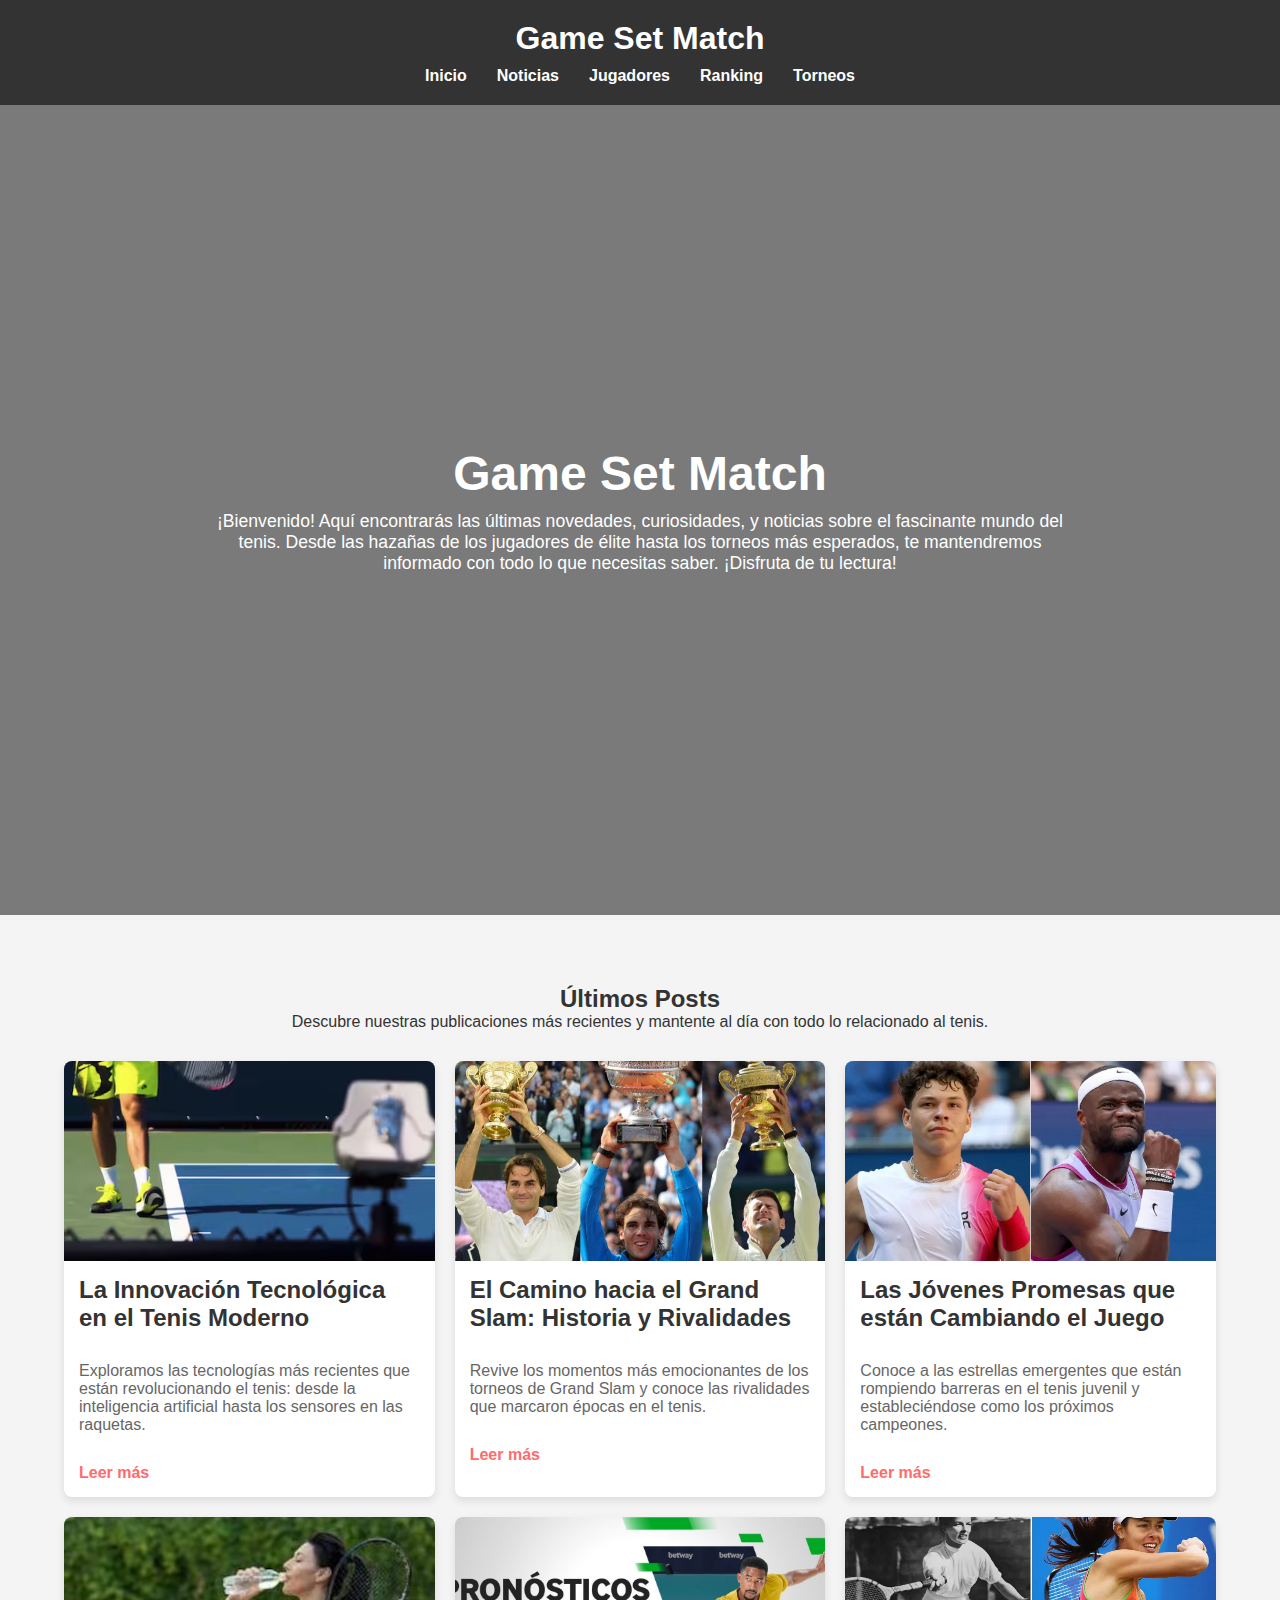
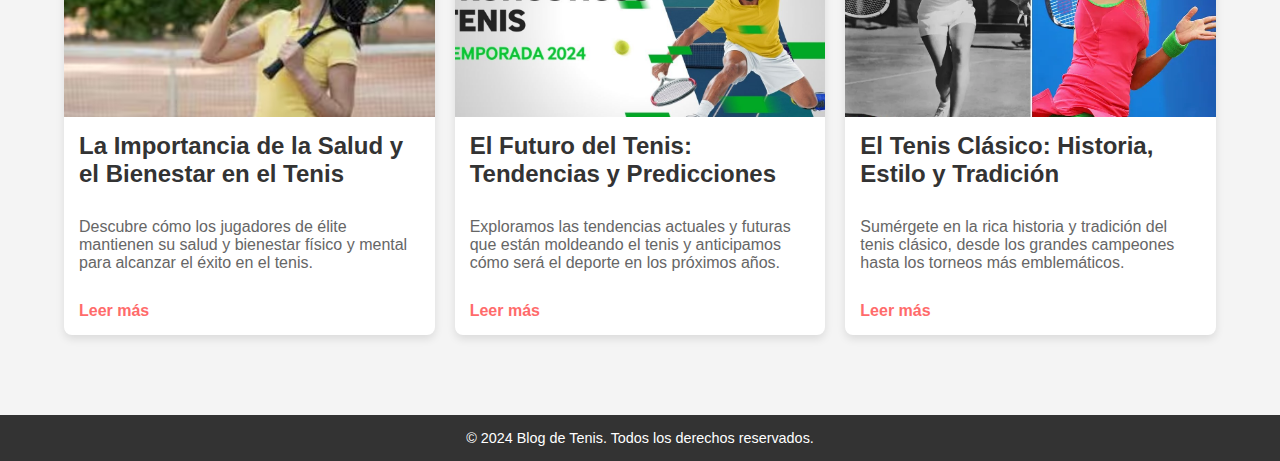
<file: index.html>
<!DOCTYPE html>
<html lang="es">
<head>
    <meta charset="UTF-8">
    <meta name="viewport" content="width=device-width, initial-scale=1.0">
    <title>Game Set Match</title>
    <link rel="stylesheet" href="style.css">
</head>
<body>
    <header>
        <div class="container">
            <h1>Game Set Match</h1>
            <nav>
                <ul>
                    <li><a href="index.html">Inicio</a></li>
                    <li><a href="noticias.html">Noticias</a></li>
                    <li><a href="jugadores.html">Jugadores</a></li>
                    <li><a href="ranking.html">Ranking</a></li>
                    <li><a href="torneos.html">Torneos</a></li>
                </ul>
            </nav>
        </div>
    </header>

    <section class="welcome">
        <h2>Game Set Match</h2>
        <p>¡Bienvenido! Aquí encontrarás las últimas novedades, curiosidades, y noticias sobre el fascinante mundo del tenis. Desde las hazañas de los jugadores de élite hasta los torneos más esperados, te mantendremos informado con todo lo que necesitas saber. ¡Disfruta de tu lectura!</p>
    </section>

    <main class="container">
        <section class="intro">
            <h2>Últimos Posts</h2>
            <p>Descubre nuestras publicaciones más recientes y mantente al día con todo lo relacionado al tenis.</p>
        </section>

        <section class="articles">
            <article class="post">
                <img src="img/tec.avif" alt="Imagen sobre innovación en el tenis">
                <h3>La Innovación Tecnológica en el Tenis Moderno</h3>
                <p>Exploramos las tecnologías más recientes que están revolucionando el tenis: desde la inteligencia artificial hasta los sensores en las raquetas.</p>
                <a href="tecnologiatenis.html" class="read-more">Leer más</a>
            </article>
            <article class="post">
                <img src="img/grandsl.jpeg" alt="Imagen de Grand Slam">
                <h3>El Camino hacia el Grand Slam: Historia y Rivalidades</h3>
                <p>Revive los momentos más emocionantes de los torneos de Grand Slam y conoce las rivalidades que marcaron épocas en el tenis.</p>
                <a href="#" class="read-more">Leer más</a>
            </article>
            <article class="post">
                <img src="img/jove.webp" alt="Imagen de jóvenes jugadores de tenis">
                <h3>Las Jóvenes Promesas que están Cambiando el Juego</h3>
                <p>Conoce a las estrellas emergentes que están rompiendo barreras en el tenis juvenil y estableciéndose como los próximos campeones.</p>
                <a href="#" class="read-more">Leer más</a>
            </article>
            <article class="post">
                <img src="img/salud.avif" alt="Imagen de jugador de tenis saludable">
                <h3>La Importancia de la Salud y el Bienestar en el Tenis</h3>
                <p>Descubre cómo los jugadores de élite mantienen su salud y bienestar físico y mental para alcanzar el éxito en el tenis.</p>
                <a href="#" class="read-more">Leer más</a>
            </article>
            <article class="post">
                <img src="img/tenden.jpg" alt="Imagen de tenis del futuro">
                <h3>El Futuro del Tenis: Tendencias y Predicciones</h3>
                <p>Exploramos las tendencias actuales y futuras que están moldeando el tenis y anticipamos cómo será el deporte en los próximos años.</p>
                <a href="#" class="read-more">Leer más</a>
            </article>
            <article class="post">
                <img src="img/tennis.webp" alt="Imagen de tenis clásico">
                <h3>El Tenis Clásico: Historia, Estilo y Tradición</h3>
                <p>Sumérgete en la rica historia y tradición del tenis clásico, desde los grandes campeones hasta los torneos más emblemáticos.</p>
                <a href="#" class="read-more">Leer más</a>
            </article>
        </section>
    </main>

    <footer>
        <div class="container">
            <p>&copy; 2024 Blog de Tenis. Todos los derechos reservados.</p>
        </div>
    </footer>
</body>
</html>
</file>
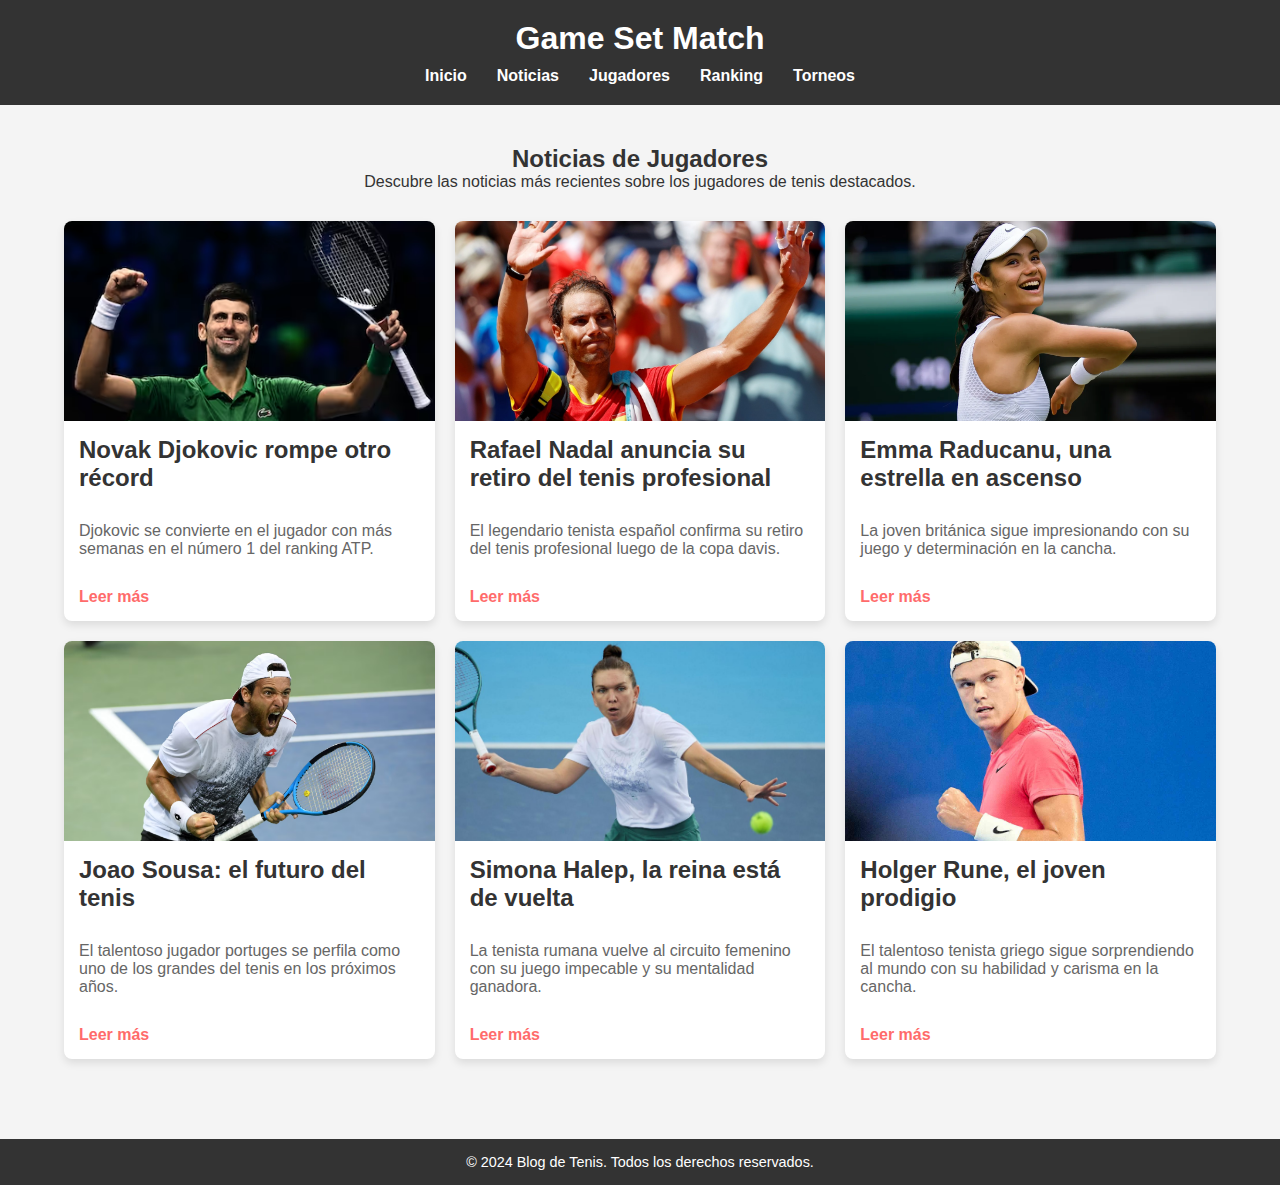
<file: jugadores.html>
<!DOCTYPE html>
<html lang="es">
<head>
    <meta charset="UTF-8">
    <meta name="viewport" content="width=device-width, initial-scale=1.0">
    <title>Game Set Match</title>
    <link rel="stylesheet" href="style.css">
</head>
<body>
    <header>
        <div class="container">
            <h1>Game Set Match</h1>
            <nav>
                <ul>
                    <li><a href="index.html">Inicio</a></li>
                    <li><a href="noticias.html">Noticias</a></li>
                    <li><a href="jugadores.html">Jugadores</a></li>
                    <li><a href="ranking.html">Ranking</a></li>
                    <li><a href="torneos.html">Torneos</a></li>
                </ul>
            </nav>
        </div>
    </header>

    <main class="container">
        <section class="intro">
            <h2>Noticias de Jugadores</h2>
            <p>Descubre las noticias más recientes sobre los jugadores de tenis destacados.</p>
        </section>

        <section class="articles">
            <article class="post">
                <img src="img/novak.avif" alt="Imagen de jugador de tenis">
                <h3>Novak Djokovic rompe otro récord</h3>
                <p>Djokovic se convierte en el jugador con más semanas en el número 1 del ranking ATP.</p>
                <a href="recordnovak.html" class="read-more">Leer más</a>
            </article>
            <article class="post">
                <img src="img/rafa.jpg" alt="Imagen de jugador de tenis">
                <h3>Rafael Nadal anuncia su retiro del tenis profesional</h3>
                <p>El legendario tenista español confirma su retiro del tenis profesional luego de la copa davis.</p>
                <a href="#" class="read-more">Leer más</a>
            </article>
            <article class="post">
                <img src="img/emma.webp" alt="Imagen de jugador de tenis">
                <h3>Emma Raducanu, una estrella en ascenso</h3>
                <p>La joven británica sigue impresionando con su juego y determinación en la cancha.</p>
                <a href="#" class="read-more">Leer más</a>
            </article>
            <article class="post">
                <img src="img/joao.avif" alt="Imagen de jugador de tenis">
                <h3>Joao Sousa: el futuro del tenis</h3>
                <p>El talentoso jugador portuges se perfila como uno de los grandes del tenis en los próximos años.</p>
                <a href="#" class="read-more">Leer más</a>
            </article>
            <article class="post">
                <img src="img/simona.jpg" alt="Imagen de jugador de tenis">
                <h3>Simona Halep, la reina está de vuelta</h3>
                <p>La tenista rumana vuelve al circuito femenino con su juego impecable y su mentalidad ganadora.</p>
                <a href="#" class="read-more">Leer más</a>
            </article>
            <article class="post">
                <img src="img/holger.jpg" alt="Imagen de jugador de tenis">
                <h3>Holger Rune, el joven prodigio</h3>
                <p>El talentoso tenista griego sigue sorprendiendo al mundo con su habilidad y carisma en la cancha.</p>
                <a href="#" class="read-more">Leer más</a>
            </article>
        </section>
    </main>

    <footer>
        <div class="container">
            <p>&copy; 2024 Blog de Tenis. Todos los derechos reservados.</p>
        </div>
    </footer>
</body>
</html>
</file>
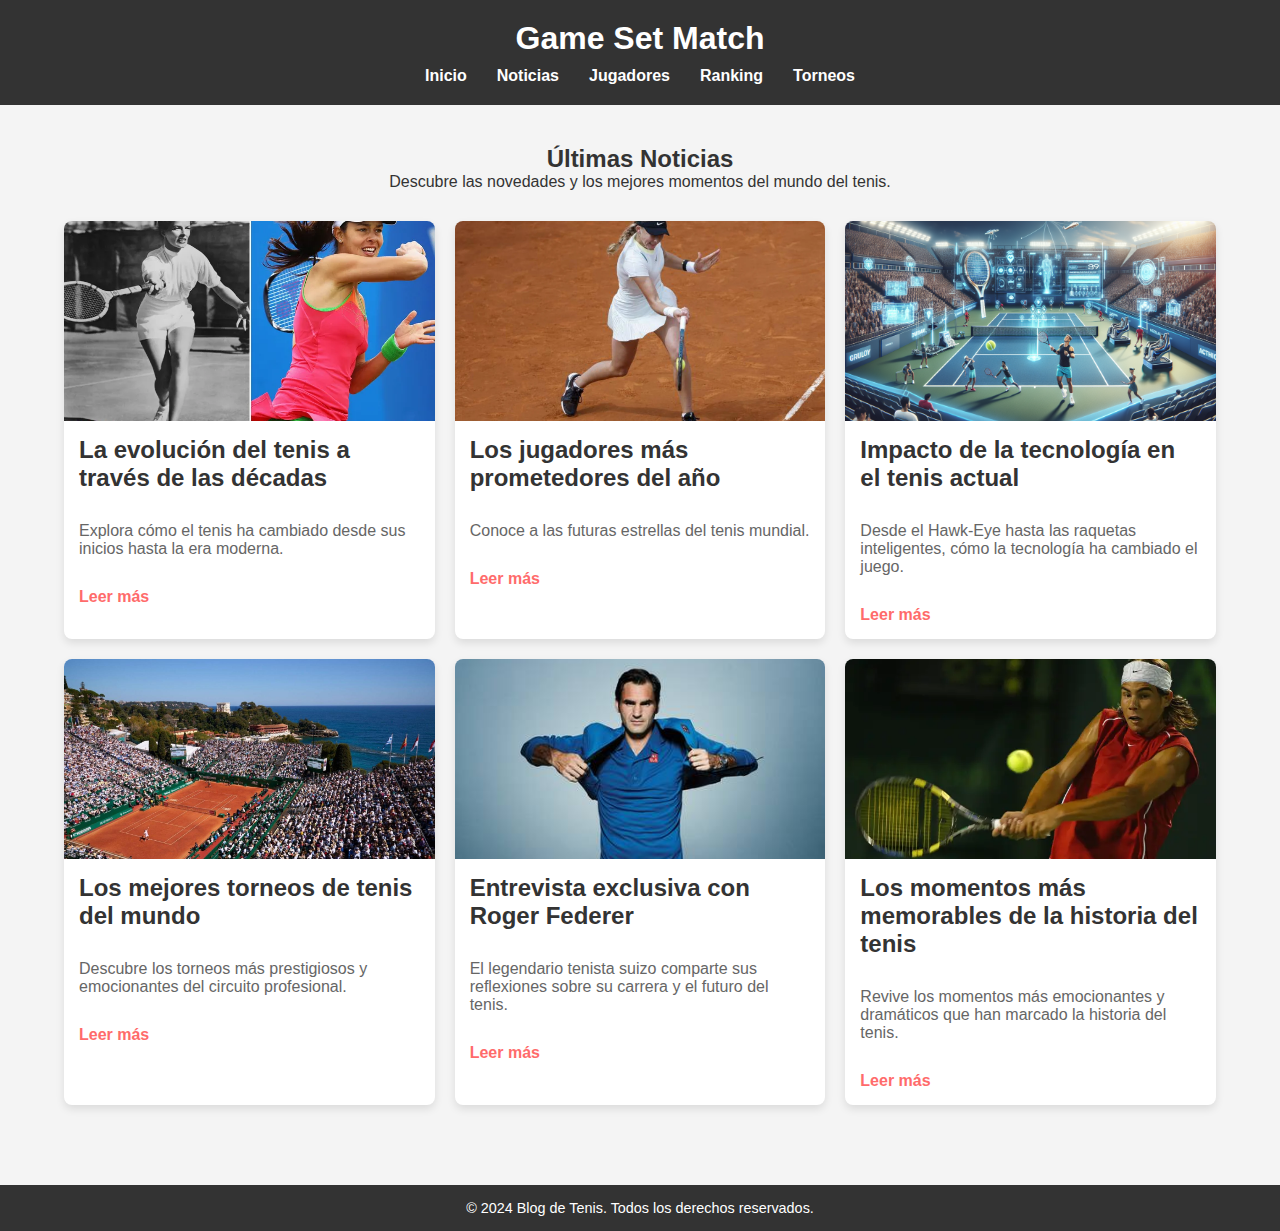
<file: noticias.html>
<!DOCTYPE html>
<html lang="es">
<head>
    <meta charset="UTF-8">
    <meta name="viewport" content="width=device-width, initial-scale=1.0">
    <title>Game Set Match</title>
    <link rel="stylesheet" href="style.css">
</head>
<body>
    <header>
        <div class="container">
            <h1>Game Set Match</h1>
            <nav>
                <ul>
                    <li><a href="index.html">Inicio</a></li>
                    <li><a href="noticias.html">Noticias</a></li>                  
                    <li><a href="jugadores.html">Jugadores</a></li>
                    <li><a href="ranking.html">Ranking</a></li>
                    <li><a href="torneos.html">Torneos</a></li>
                </ul>
            </nav>
        </div>
    </header>

    <main class="container">
        <section class="intro">
            <h2>Últimas Noticias</h2>
            <p>Descubre las novedades y los mejores momentos del mundo del tenis.</p>
        </section>

        <section class="articles">
            <article class="post">
                <img src="img/tennis.webp" alt="Imagen de tenis">
                <h3>La evolución del tenis a través de las décadas</h3>
                <p>Explora cómo el tenis ha cambiado desde sus inicios hasta la era moderna.</p>
                <a href="tenisdecadas.html" class="read-more">Leer más</a>
            </article>
            <article class="post">
                <img src="img/promesas.webp" alt="Imagen de tenis">
                <h3>Los jugadores más prometedores del año</h3>
                <p>Conoce a las futuras estrellas del tenis mundial.</p>
                <a href="#" class="read-more">Leer más</a>
            </article>
            <article class="post">
                <img src="img/tecnolo.png" alt="Imagen de tenis">
                <h3>Impacto de la tecnología en el tenis actual</h3>
                <p>Desde el Hawk-Eye hasta las raquetas inteligentes, cómo la tecnología ha cambiado el juego.</p>
                <a href="#" class="read-more">Leer más</a>
            </article>
            <article class="post">
                <img src="img/delmundo.jfif" alt="Imagen de tenis">
                <h3>Los mejores torneos de tenis del mundo</h3>
                <p>Descubre los torneos más prestigiosos y emocionantes del circuito profesional.</p>
                <a href="#" class="read-more">Leer más</a>
            </article>
            <article class="post">
                <img src="img/federer.jpg" alt="Imagen de tenis">
                <h3>Entrevista exclusiva con Roger Federer</h3>
                <p>El legendario tenista suizo comparte sus reflexiones sobre su carrera y el futuro del tenis.</p>
                <a href="#" class="read-more">Leer más</a>
            </article>
            <article class="post">
                <img src="img/memorable.webp" alt="Imagen de tenis">
                <h3>Los momentos más memorables de la historia del tenis</h3>
                <p>Revive los momentos más emocionantes y dramáticos que han marcado la historia del tenis.</p>
                <a href="#" class="read-more">Leer más</a>
            </article>
        </section>
    </main>

    <footer>
        <div class="container">
            <p>&copy; 2024 Blog de Tenis. Todos los derechos reservados.</p>
        </div>
    </footer>
</body>
</html>
</file>
<file: style.css>
* {
    margin: 0;
    padding: 0;
    box-sizing: border-box;
}

body {
    font-family: Arial, sans-serif;
    background-color: #f4f4f4;
    color: #333;
}

.welcome {
    background-image: url('https://upload.wikimedia.org/wikipedia/commons/thumb/8/88/Rod_Laver_Arena_Melbourne_Park_Australian_Open_2023_quarter_final.jpg/1280px-Rod_Laver_Arena_Melbourne_Park_Australian_Open_2023_quarter_final.jpg');
    padding: 20px;
    border-radius: 8px;
    margin-bottom: 30px;
    height: 90vh;
    width: 100%;
    background-size: cover;
    background-position: bottom;
    position: relative;
    display: flex;
    flex-direction: column;
    justify-content: center;
    align-items: flex-start;
}

.welcome::before {
    content: '';
    position: absolute;
    top: 0;
    left: 0;
    right: 0;
    bottom: 0;
    background-color: rgba(0, 0, 0, 0.5); /* Capa de opacidad */
    z-index: 0;
}

.welcome h2 {
    font-size: 3em;
    color: #ffffff;
    position: relative;
    z-index: 1;
    margin: 0 auto 10px auto;
    text-align: center;
}

.welcome p {
    position: relative;
    font-size: 1.1em;
    color: #ffffff;
    max-width: 70%;
    text-align: center;
    z-index: 1;
    margin: 0 auto;
}

.container {
    width: 90%;
    max-width: 1200px;
    margin: 0 auto;
}

.ranking-container {
    width: 90%;
    max-width: 800px;
    margin: 20px auto;
    background-color: #fff;
    border-radius: 8px;
    box-shadow: 0 4px 8px rgba(0, 0, 0, 0.1);
    overflow: hidden;
}

.ranking-table {
    width: 100%;
    border-collapse: collapse;
}

.ranking-table thead {
    background-color: #f0f0f0;
}

.ranking-table th, .ranking-table td {
    padding: 12px 15px;
    text-align: left;
}

.ranking-table th {
    color: #333;
    font-weight: bold;
}

.ranking-table td {
    border-bottom: 1px solid #e0e0e0;
}

.ranking-table .rank {
    font-weight: bold;
    margin-right: 8px;
}

.ranking-table img {
    border-radius: 50%;
    vertical-align: middle;
    margin-right: 8px;
}

.ranking-table .change {
    font-weight: bold;
}

.ranking-table .positive {
    color: green;
}

.ranking-table .negative {
    color: red;
}

header {
    background-color: #333;
    color: #fff;
    padding: 20px 0;
}

header h1 {
    font-size: 2em;
    text-align: center;
    margin-bottom: 10px;
}

header nav ul {
    display: flex;
    justify-content: center;
    list-style: none;
    flex-wrap: wrap;
}

header nav ul li {
    margin: 0 15px;
}

header nav ul li a {
    color: #fff;
    text-decoration: none;
    font-weight: bold;
}

header nav ul li a:hover {
    color: #ff6b6b;
}

main {
    padding: 40px 0;
}

.intro {
    text-align: center;
    margin-bottom: 30px;
}

.articles {
    display: flex;
    flex-wrap: wrap;
    gap: 20px;
}

.post {
    background-color: #fff;
    border-radius: 8px;
    box-shadow: 0 4px 8px rgba(0, 0, 0, 0.1);
    overflow: hidden;
    flex: 1 1 calc(33.333% - 20px);
    display: flex;
    flex-direction: column;
}

.post img {
    width: 100%;
    height: 200px;
    object-fit: cover;
}

.post h3 {
    font-size: 1.5em;
    margin: 15px;
}

.post p {
    margin: 15px;
    color: #666;
}

.read-more {
    margin: 15px;
    color: #ff6b6b;
    text-decoration: none;
    font-weight: bold;
    align-self: flex-start;
}

.read-more:hover {
    color: #333;
}

footer {
    background-color: #333;
    color: #fff;
    text-align: center;
    padding: 15px 0;
    margin-top: 40px;
}

footer p {
    font-size: 0.9em;
}

.single-post-page {
    display: flex;
    gap: 20px;
    margin-top: 40px;
    flex-wrap: wrap;
}

.single-post-container {
    flex: 3;
    background-color: #fff;
    border-radius: 8px;
    box-shadow: 0 4px 8px rgba(0, 0, 0, 0.1);
    padding: 20px;
}

.single-post-container h2 {
    font-size: 2em;
    margin-bottom: 20px;
}

.single-post-container img {
    width: 100%;
    height: auto;
    margin-bottom: 20px;
    border-radius: 8px;
}

.single-post-container p {
    font-size: 1.1em;
    color: #666;
    line-height: 1.6;
    margin-bottom: 15px;
}

.related-posts {
    flex: 1;
    background-color: #fff;
    border-radius: 8px;
    box-shadow: 0 4px 8px rgba(0, 0, 0, 0.1);
    padding: 20px;
}

.related-posts h3 {
    font-size: 1.5em;
    margin-bottom: 20px;
}

.related-posts ul {
    list-style: none;
    padding: 0;
}

.related-posts li {
    display: flex;
    align-items: center;
    margin-bottom: 15px;
}

.related-posts img {
    width: 60px;
    height: 60px;
    object-fit: cover;
    border-radius: 8px;
    margin-right: 10px;
}

.related-posts a {
    color: #333;
    font-weight: bold;
    text-decoration: none;
}

.related-posts a:hover {
    color: #ff6b6b;
}

.author-box {
    display: flex;
    align-items: center;
    padding: 10px;
    border: 1px solid #ddd;
    border-radius: 8px;
    background-color: #fff;
    width: fit-content;
}

.author-box img {
    width: 50px;
    height: 50px;
    border-radius: 50%;
    margin-right: 10px;
}

.author-info {
    display: flex;
    flex-direction: column;
    align-items: flex-start;
}

.author-name {
    font-weight: bold;
    margin-bottom: 5px;
}

.social-icons {
    display: flex;
    align-items: center;
    gap: 8px;
}

.social-icons a {
    text-decoration: none;
    color: #333;
    font-size: 1.2em;
    display: flex;
    align-items: center;
}

.social-icons a span {
    font-size: 0.9em;
    margin-left: 3px;
}

.tournament {
    display: flex;
    flex-direction: column;
    gap: 20px;
    padding: 40px 0;
}

.tournament-card {
    display: flex;
    background-color: #fff;
    border-radius: 8px;
    box-shadow: 0 4px 8px rgba(0, 0, 0, 0.1);
    overflow: hidden;
}

.tournament-card img {
    width: 200px;
    height: 200px;
    object-fit: cover;
}

.tournament-info {
    padding: 20px;
}

.tournament-info h2 {
    font-size: 1.8em;
    margin-bottom: 10px;
}

.tournament-info p {
    font-size: 1.1em;
    color: #666;
    margin-bottom: 8px;
}

@media (max-width: 992px) {
    .post {
        flex: 1 1 calc(50% - 20px);
    }

    .single-post-page {
        gap: 15px;
    }

    .single-post-container {
        padding: 15px;
    }

    .single-post-container h2 {
        font-size: 1.8em;
    }

    .single-post-container p {
        font-size: 1em;
    }

    .related-posts {
        padding: 15px;
    }

    .related-posts h3 {
        font-size: 1.3em;
    }

    .related-posts li {
        margin-bottom: 10px;
    }

    .related-posts img {
        width: 50px;
        height: 50px;
    }

}

@media (max-width: 768px) {
    header nav ul {
        flex-direction: column;
        align-items: center;
    }

    header nav ul li {
        margin: 10px 0;
    }

    .intro p {
        font-size: 1em;
    }

    .post {
        flex: 1 1 100%;
    }

    .single-post-page {
        flex-direction: column; 
    }

    .single-post-container, .related-posts {
        flex: none;
        width: 100%; 
    }

    .single-post-container h2 {
        font-size: 1.6em;
    }

    .related-posts h3 {
        font-size: 1.2em;
    }

}

@media (max-width: 576px) {
    header h1 {
        font-size: 1.5em;
    }

    .intro p {
        font-size: 0.9em;
    }

    .post h3 {
        font-size: 1.2em;
    }

    .single-post-container h2 {
        font-size: 1.4em;
    }

    .single-post-container p {
        font-size: 0.9em;
    }

    .related-posts h3 {
        font-size: 1em;
    }

    .related-posts img {
        width: 40px;
        height: 40px;
    }

    .related-posts li {
        flex-direction: column;
        align-items: flex-start;
    }

    .related-posts a {
        font-size: 0.9em;
    }

}
</file>
